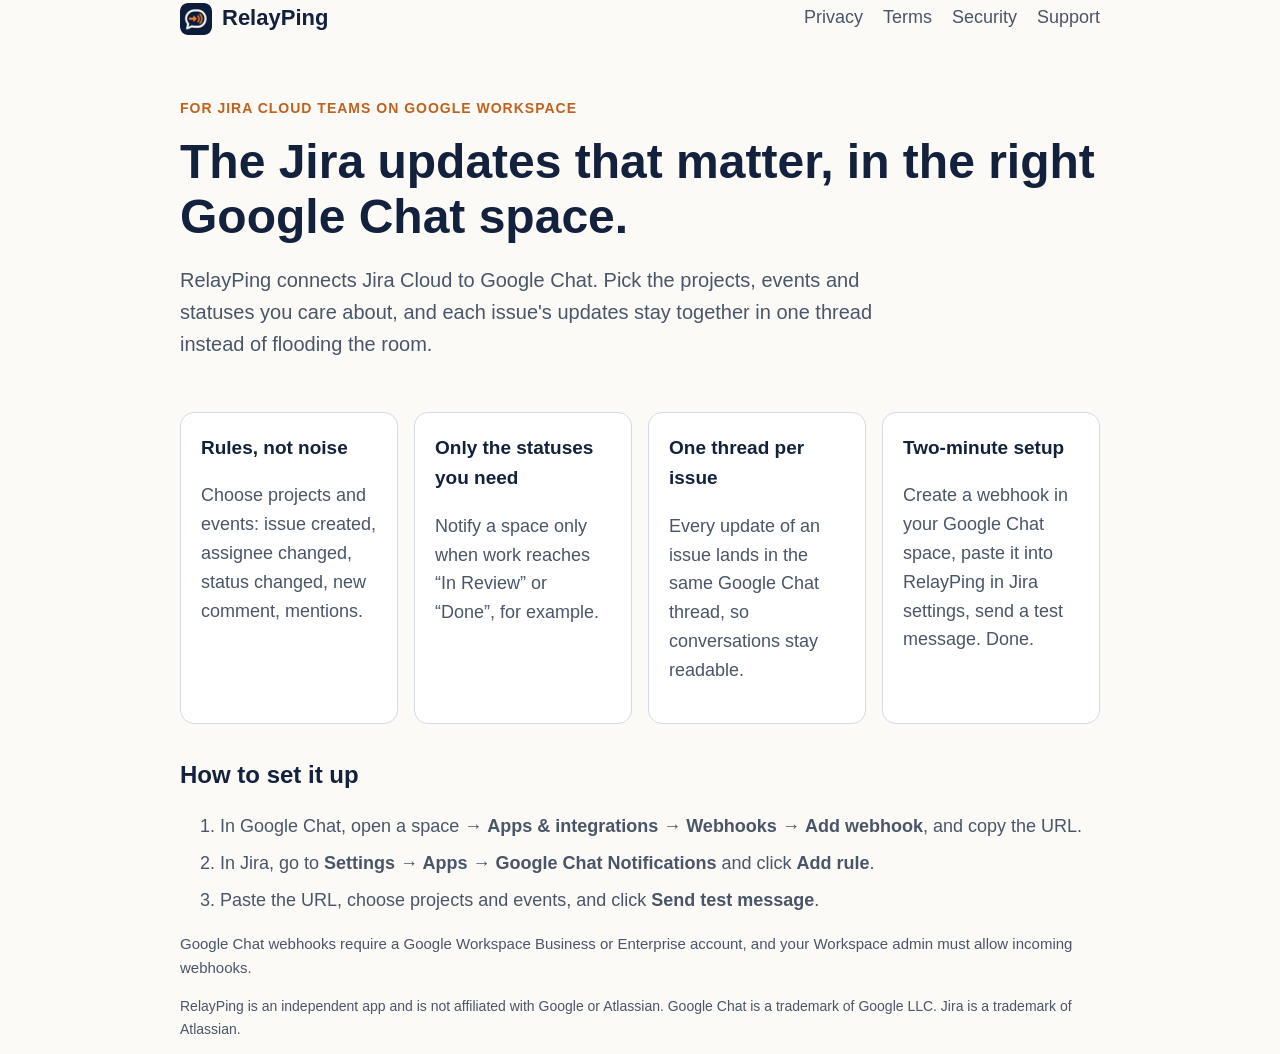
<file: index.html>
<!doctype html>
<html lang="en">
<head>
<meta charset="utf-8">
<meta name="viewport" content="width=device-width, initial-scale=1">
<title>RelayPing – Google Chat notifications for Jira</title>
<meta name="description" content="Send the Jira updates that matter to the right Google Chat space. Filter by project, event and status, and keep every issue in its own thread.">
<link rel="stylesheet" href="style.css">
<link rel="icon" href="assets/logo-144.png" type="image/png">
</head>
<body>
<header class="wrap">
  <a class="brand" href="./"><img src="assets/logo-144.png" alt="" width="32" height="32" style="vertical-align:middle;margin-right:10px;border-radius:8px">RelayPing</a>
  <nav><a href="privacy.html">Privacy</a><a href="terms.html">Terms</a><a href="security.html">Security</a><a href="support.html">Support</a></nav>
</header>
<main class="wrap">
  <section class="hero">
    <p class="eyebrow">For Jira Cloud teams on Google Workspace</p>
    <h1>The Jira updates that matter, in the right Google Chat space.</h1>
    <p class="lead">RelayPing connects Jira Cloud to Google Chat. Pick the projects, events and statuses you care about, and each issue's updates stay together in one thread instead of flooding the room.</p>
  </section>

  <section class="grid">
    <div class="card"><h2>Rules, not noise</h2><p>Choose projects and events: issue created, assignee changed, status changed, new comment, mentions.</p></div>
    <div class="card"><h2>Only the statuses you need</h2><p>Notify a space only when work reaches “In Review” or “Done”, for example.</p></div>
    <div class="card"><h2>One thread per issue</h2><p>Every update of an issue lands in the same Google Chat thread, so conversations stay readable.</p></div>
    <div class="card"><h2>Two-minute setup</h2><p>Create a webhook in your Google Chat space, paste it into RelayPing in Jira settings, send a test message. Done.</p></div>
  </section>

  <section>
    <h2>How to set it up</h2>
    <ol class="steps">
      <li>In Google Chat, open a space → <b>Apps &amp; integrations</b> → <b>Webhooks</b> → <b>Add webhook</b>, and copy the URL.</li>
      <li>In Jira, go to <b>Settings → Apps → Google Chat Notifications</b> and click <b>Add rule</b>.</li>
      <li>Paste the URL, choose projects and events, and click <b>Send test message</b>.</li>
    </ol>
    <p class="note">Google Chat webhooks require a Google Workspace Business or Enterprise account, and your Workspace admin must allow incoming webhooks.</p>
  </section>
</main>
<footer class="wrap"><p>RelayPing is an independent app and is not affiliated with Google or Atlassian. Google Chat is a trademark of Google LLC. Jira is a trademark of Atlassian.</p></footer>
</body>
</html>
</file>
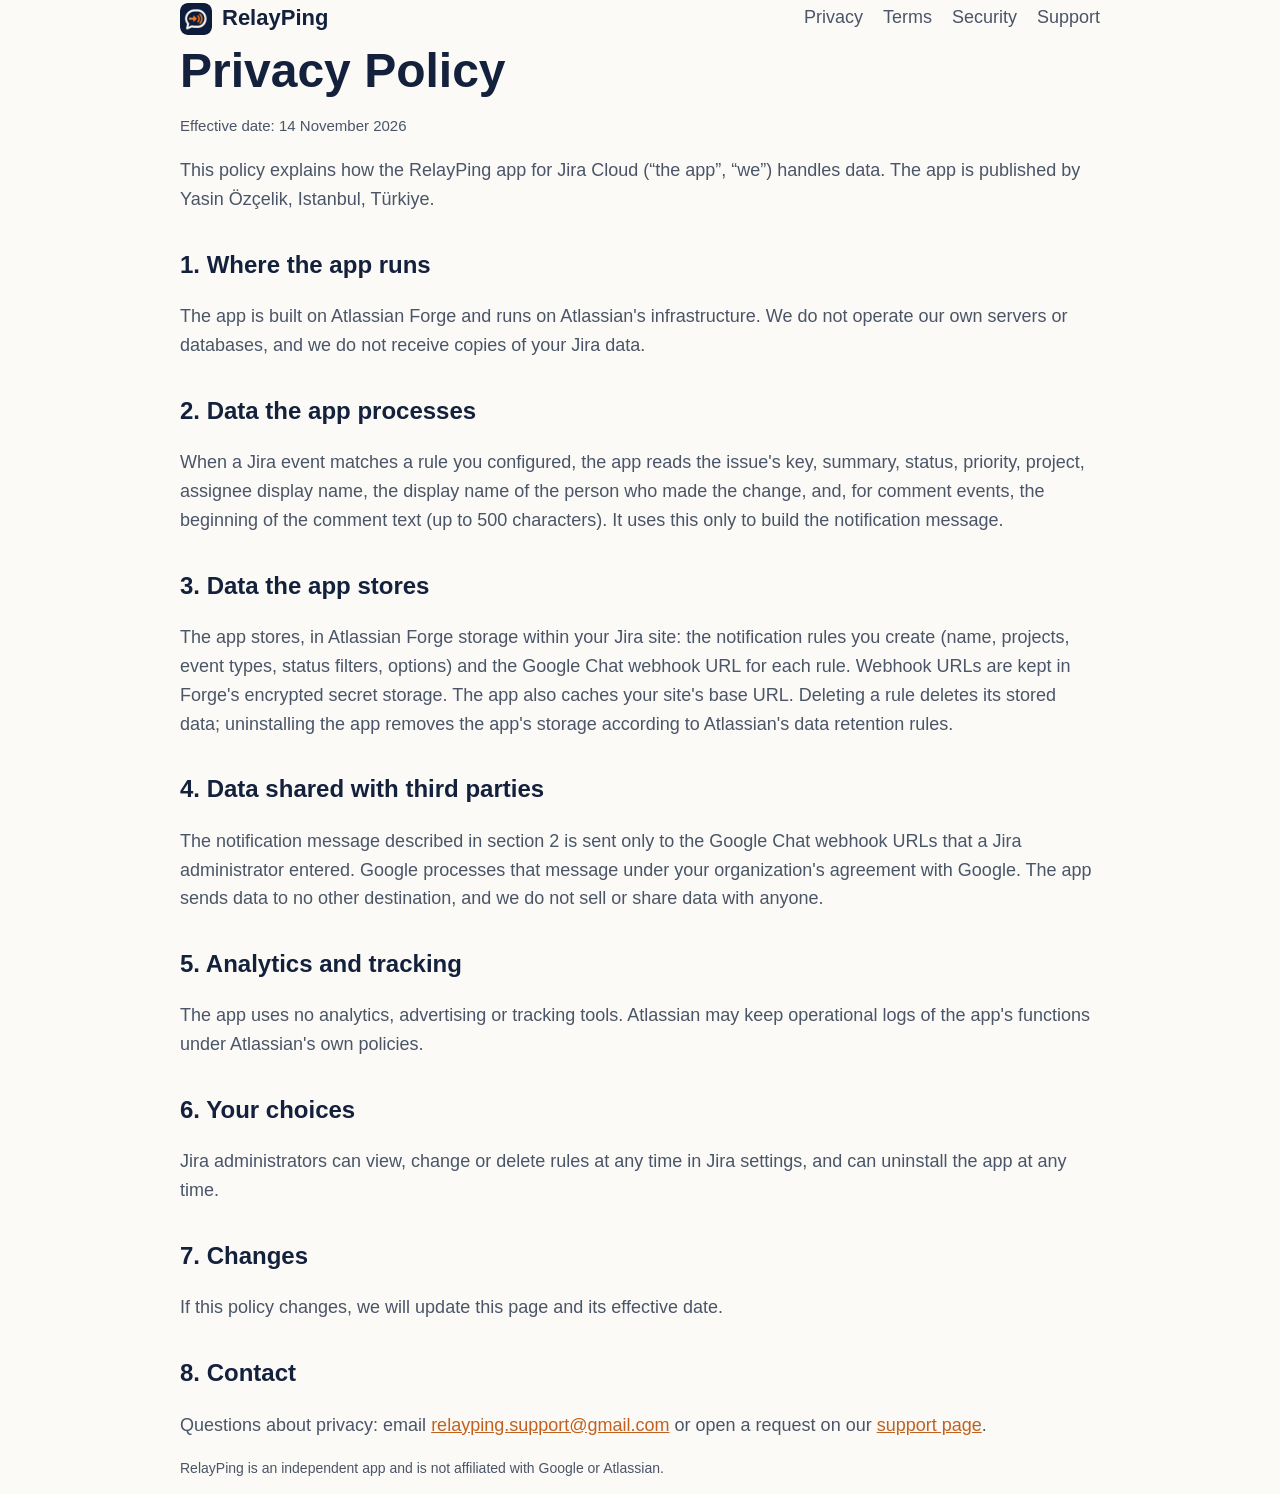
<file: privacy.html>
<!doctype html>
<html lang="en">
<head>
<meta charset="utf-8">
<meta name="viewport" content="width=device-width, initial-scale=1">
<title>Privacy Policy – RelayPing</title>
<link rel="stylesheet" href="style.css">
<link rel="icon" href="assets/logo-144.png" type="image/png">
</head>
<body>
<header class="wrap">
  <a class="brand" href="./"><img src="assets/logo-144.png" alt="" width="32" height="32" style="vertical-align:middle;margin-right:10px;border-radius:8px">RelayPing</a>
  <nav><a href="privacy.html">Privacy</a><a href="terms.html">Terms</a><a href="security.html">Security</a><a href="support.html">Support</a></nav>
</header>
<main class="wrap doc">
  <h1>Privacy Policy</h1>
  <p class="note">Effective date: 14 November 2026</p>

  <p>This policy explains how the RelayPing app for Jira Cloud (“the app”, “we”) handles data. The app is published by Yasin Özçelik, Istanbul, Türkiye.</p>

  <h2>1. Where the app runs</h2>
  <p>The app is built on Atlassian Forge and runs on Atlassian's infrastructure. We do not operate our own servers or databases, and we do not receive copies of your Jira data.</p>

  <h2>2. Data the app processes</h2>
  <p>When a Jira event matches a rule you configured, the app reads the issue's key, summary, status, priority, project, assignee display name, the display name of the person who made the change, and, for comment events, the beginning of the comment text (up to 500 characters). It uses this only to build the notification message.</p>

  <h2>3. Data the app stores</h2>
  <p>The app stores, in Atlassian Forge storage within your Jira site: the notification rules you create (name, projects, event types, status filters, options) and the Google Chat webhook URL for each rule. Webhook URLs are kept in Forge's encrypted secret storage. The app also caches your site's base URL. Deleting a rule deletes its stored data; uninstalling the app removes the app's storage according to Atlassian's data retention rules.</p>

  <h2>4. Data shared with third parties</h2>
  <p>The notification message described in section 2 is sent only to the Google Chat webhook URLs that a Jira administrator entered. Google processes that message under your organization's agreement with Google. The app sends data to no other destination, and we do not sell or share data with anyone.</p>

  <h2>5. Analytics and tracking</h2>
  <p>The app uses no analytics, advertising or tracking tools. Atlassian may keep operational logs of the app's functions under Atlassian's own policies.</p>

  <h2>6. Your choices</h2>
  <p>Jira administrators can view, change or delete rules at any time in Jira settings, and can uninstall the app at any time.</p>

  <h2>7. Changes</h2>
  <p>If this policy changes, we will update this page and its effective date.</p>

  <h2>8. Contact</h2>
  <p>Questions about privacy: email <a href="mailto:relayping.support@gmail.com">relayping.support@gmail.com</a> or open a request on our <a href="support.html">support page</a>.</p>
</main>
<footer class="wrap"><p>RelayPing is an independent app and is not affiliated with Google or Atlassian.</p></footer>
</body>
</html>
</file>
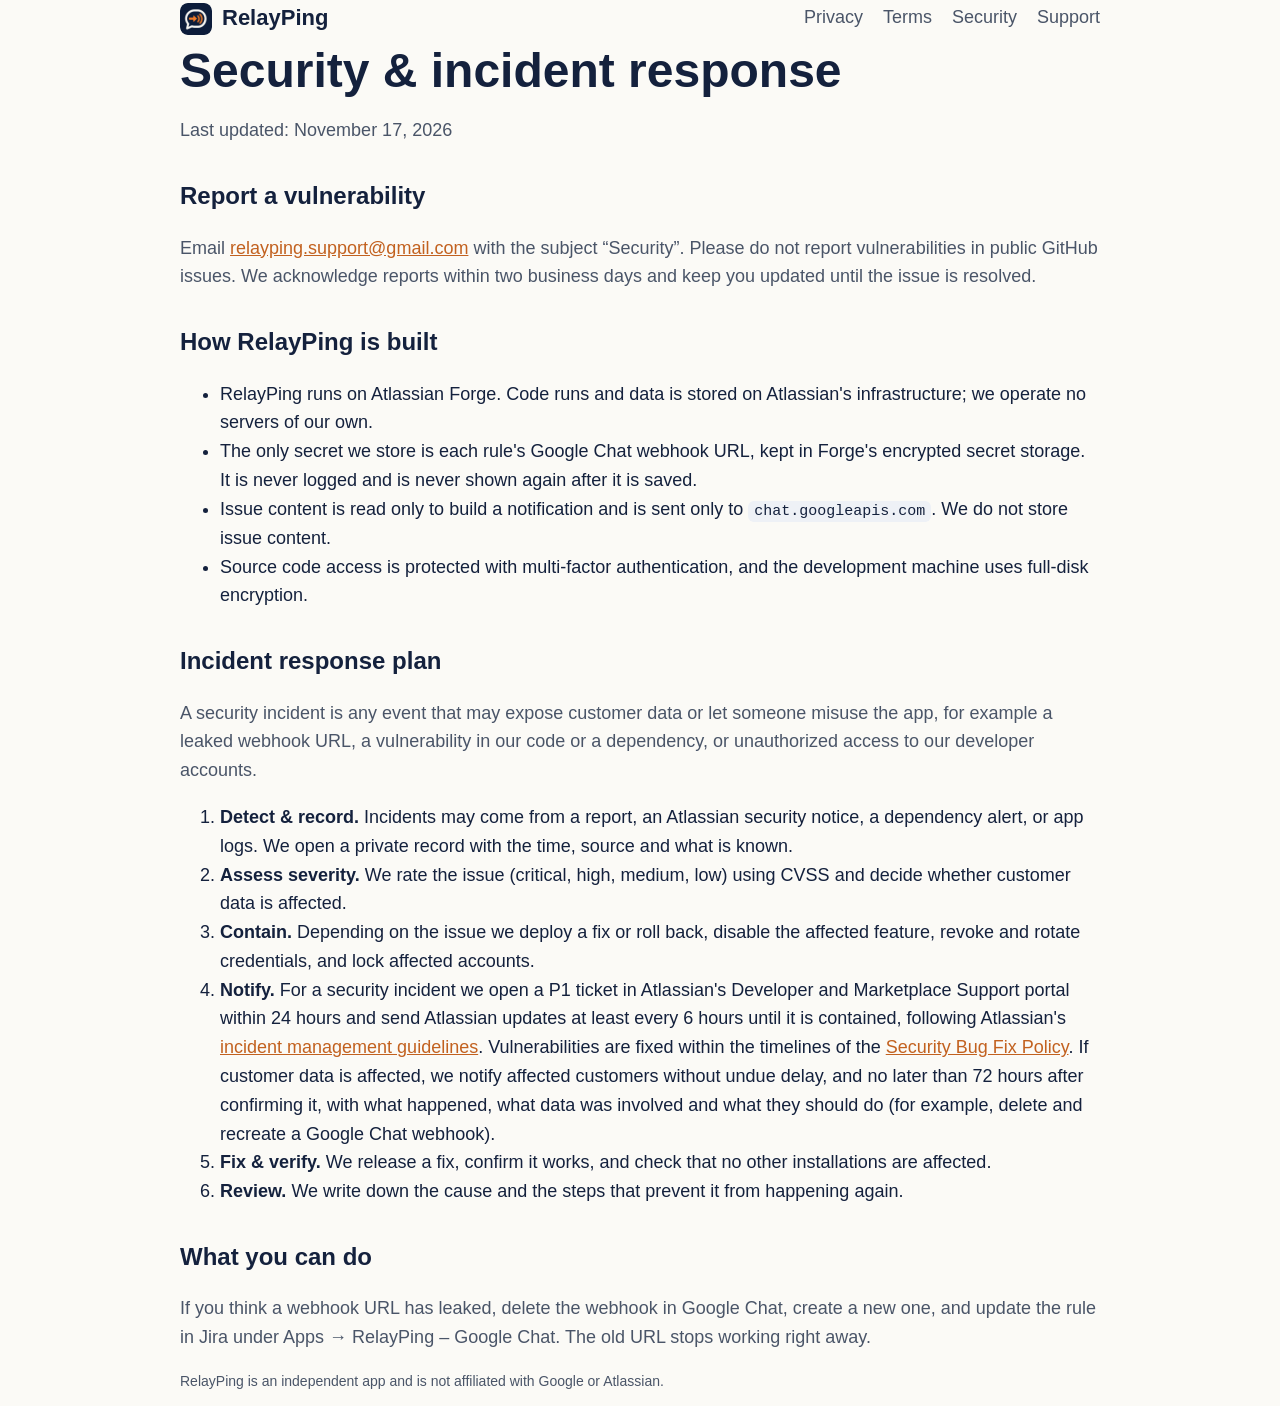
<file: security.html>
<!doctype html>
<html lang="en">
<head>
<meta charset="utf-8">
<meta name="viewport" content="width=device-width, initial-scale=1">
<title>Security – RelayPing</title>
<link rel="stylesheet" href="style.css">
<link rel="icon" href="assets/logo-144.png" type="image/png">
</head>
<body>
<header class="wrap">
  <a class="brand" href="./"><img src="assets/logo-144.png" alt="" width="32" height="32" style="vertical-align:middle;margin-right:10px;border-radius:8px">RelayPing</a>
  <nav><a href="privacy.html">Privacy</a><a href="terms.html">Terms</a><a href="security.html">Security</a><a href="support.html">Support</a></nav>
</header>
<main class="wrap doc">
  <h1>Security &amp; incident response</h1>
  <p>Last updated: November 17, 2026</p>

  <h2>Report a vulnerability</h2>
  <p>Email <a href="mailto:relayping.support@gmail.com?subject=Security">relayping.support@gmail.com</a> with the subject “Security”. Please do not report vulnerabilities in public GitHub issues. We acknowledge reports within two business days and keep you updated until the issue is resolved.</p>

  <h2>How RelayPing is built</h2>
  <ul>
    <li>RelayPing runs on Atlassian Forge. Code runs and data is stored on Atlassian's infrastructure; we operate no servers of our own.</li>
    <li>The only secret we store is each rule's Google Chat webhook URL, kept in Forge's encrypted secret storage. It is never logged and is never shown again after it is saved.</li>
    <li>Issue content is read only to build a notification and is sent only to <code>chat.googleapis.com</code>. We do not store issue content.</li>
    <li>Source code access is protected with multi-factor authentication, and the development machine uses full-disk encryption.</li>
  </ul>

  <h2>Incident response plan</h2>
  <p>A security incident is any event that may expose customer data or let someone misuse the app, for example a leaked webhook URL, a vulnerability in our code or a dependency, or unauthorized access to our developer accounts.</p>
  <ol>
    <li><strong>Detect &amp; record.</strong> Incidents may come from a report, an Atlassian security notice, a dependency alert, or app logs. We open a private record with the time, source and what is known.</li>
    <li><strong>Assess severity.</strong> We rate the issue (critical, high, medium, low) using CVSS and decide whether customer data is affected.</li>
    <li><strong>Contain.</strong> Depending on the issue we deploy a fix or roll back, disable the affected feature, revoke and rotate credentials, and lock affected accounts.</li>
    <li><strong>Notify.</strong> For a security incident we open a P1 ticket in Atlassian's Developer and Marketplace Support portal within 24 hours and send Atlassian updates at least every 6 hours until it is contained, following Atlassian's <a href="https://developer.atlassian.com/platform/marketplace/app-security-incident-management-guidelines/">incident management guidelines</a>. Vulnerabilities are fixed within the timelines of the <a href="https://developer.atlassian.com/platform/marketplace/security-bugfix-policy/">Security Bug Fix Policy</a>. If customer data is affected, we notify affected customers without undue delay, and no later than 72 hours after confirming it, with what happened, what data was involved and what they should do (for example, delete and recreate a Google Chat webhook).</li>
    <li><strong>Fix &amp; verify.</strong> We release a fix, confirm it works, and check that no other installations are affected.</li>
    <li><strong>Review.</strong> We write down the cause and the steps that prevent it from happening again.</li>
  </ol>

  <h2>What you can do</h2>
  <p>If you think a webhook URL has leaked, delete the webhook in Google Chat, create a new one, and update the rule in Jira under Apps → RelayPing – Google Chat. The old URL stops working right away.</p>
</main>
<footer class="wrap"><p>RelayPing is an independent app and is not affiliated with Google or Atlassian.</p></footer>
</body>
</html>
</file>
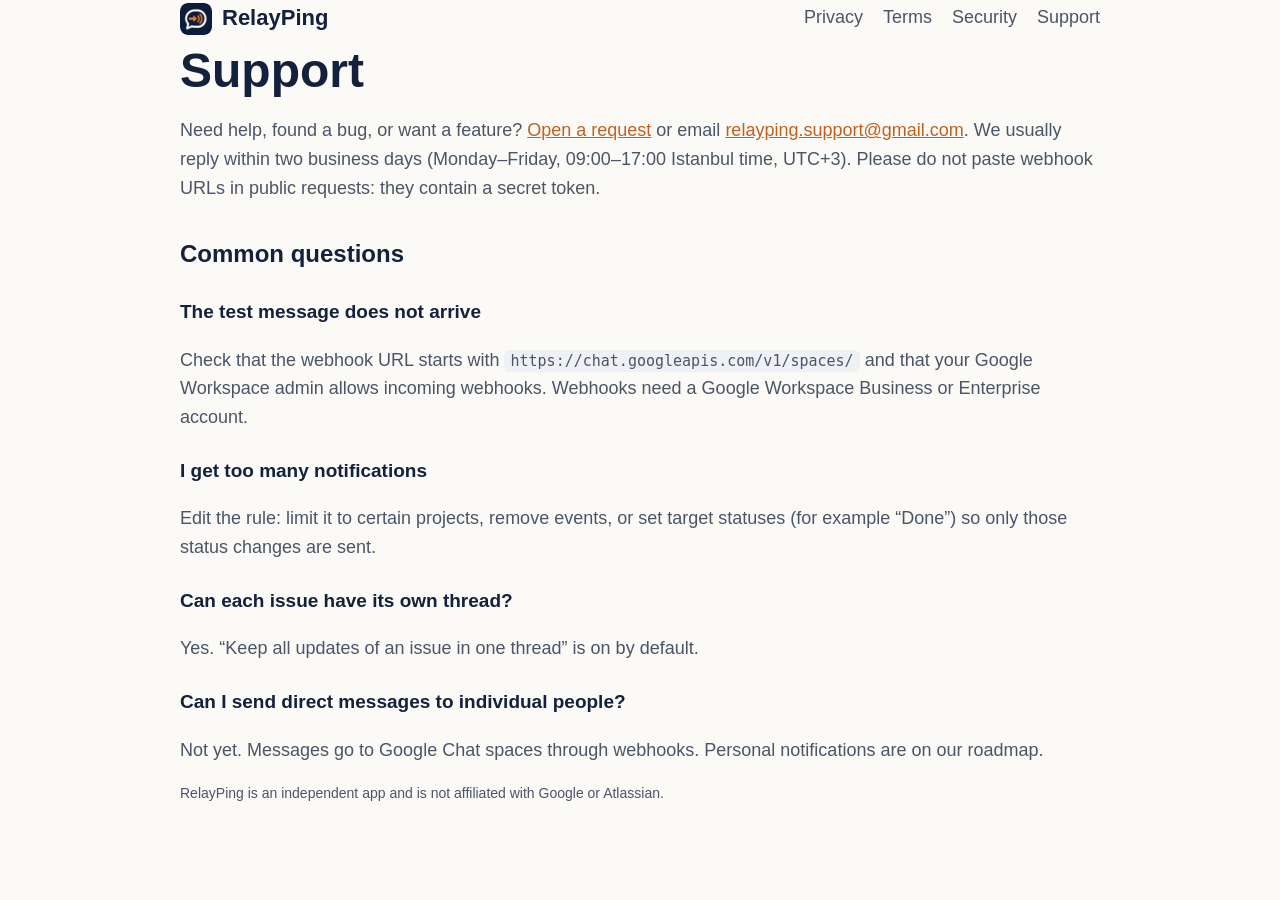
<file: support.html>
<!doctype html>
<html lang="en">
<head>
<meta charset="utf-8">
<meta name="viewport" content="width=device-width, initial-scale=1">
<title>Support – RelayPing</title>
<link rel="stylesheet" href="style.css">
<link rel="icon" href="assets/logo-144.png" type="image/png">
</head>
<body>
<header class="wrap">
  <a class="brand" href="./"><img src="assets/logo-144.png" alt="" width="32" height="32" style="vertical-align:middle;margin-right:10px;border-radius:8px">RelayPing</a>
  <nav><a href="privacy.html">Privacy</a><a href="terms.html">Terms</a><a href="security.html">Security</a><a href="support.html">Support</a></nav>
</header>
<main class="wrap doc">
  <h1>Support</h1>
  <p>Need help, found a bug, or want a feature? <a href="https://github.com/wishyasin/relayping/issues/new">Open a request</a> or email <a href="mailto:relayping.support@gmail.com">relayping.support@gmail.com</a>. We usually reply within two business days (Monday–Friday, 09:00–17:00 Istanbul time, UTC+3). Please do not paste webhook URLs in public requests: they contain a secret token.</p>

  <h2>Common questions</h2>
  <h3>The test message does not arrive</h3>
  <p>Check that the webhook URL starts with <code>https://chat.googleapis.com/v1/spaces/</code> and that your Google Workspace admin allows incoming webhooks. Webhooks need a Google Workspace Business or Enterprise account.</p>

  <h3>I get too many notifications</h3>
  <p>Edit the rule: limit it to certain projects, remove events, or set target statuses (for example “Done”) so only those status changes are sent.</p>

  <h3>Can each issue have its own thread?</h3>
  <p>Yes. “Keep all updates of an issue in one thread” is on by default.</p>

  <h3>Can I send direct messages to individual people?</h3>
  <p>Not yet. Messages go to Google Chat spaces through webhooks. Personal notifications are on our roadmap.</p>
</main>
<footer class="wrap"><p>RelayPing is an independent app and is not affiliated with Google or Atlassian.</p></footer>
</body>
</html>
</file>
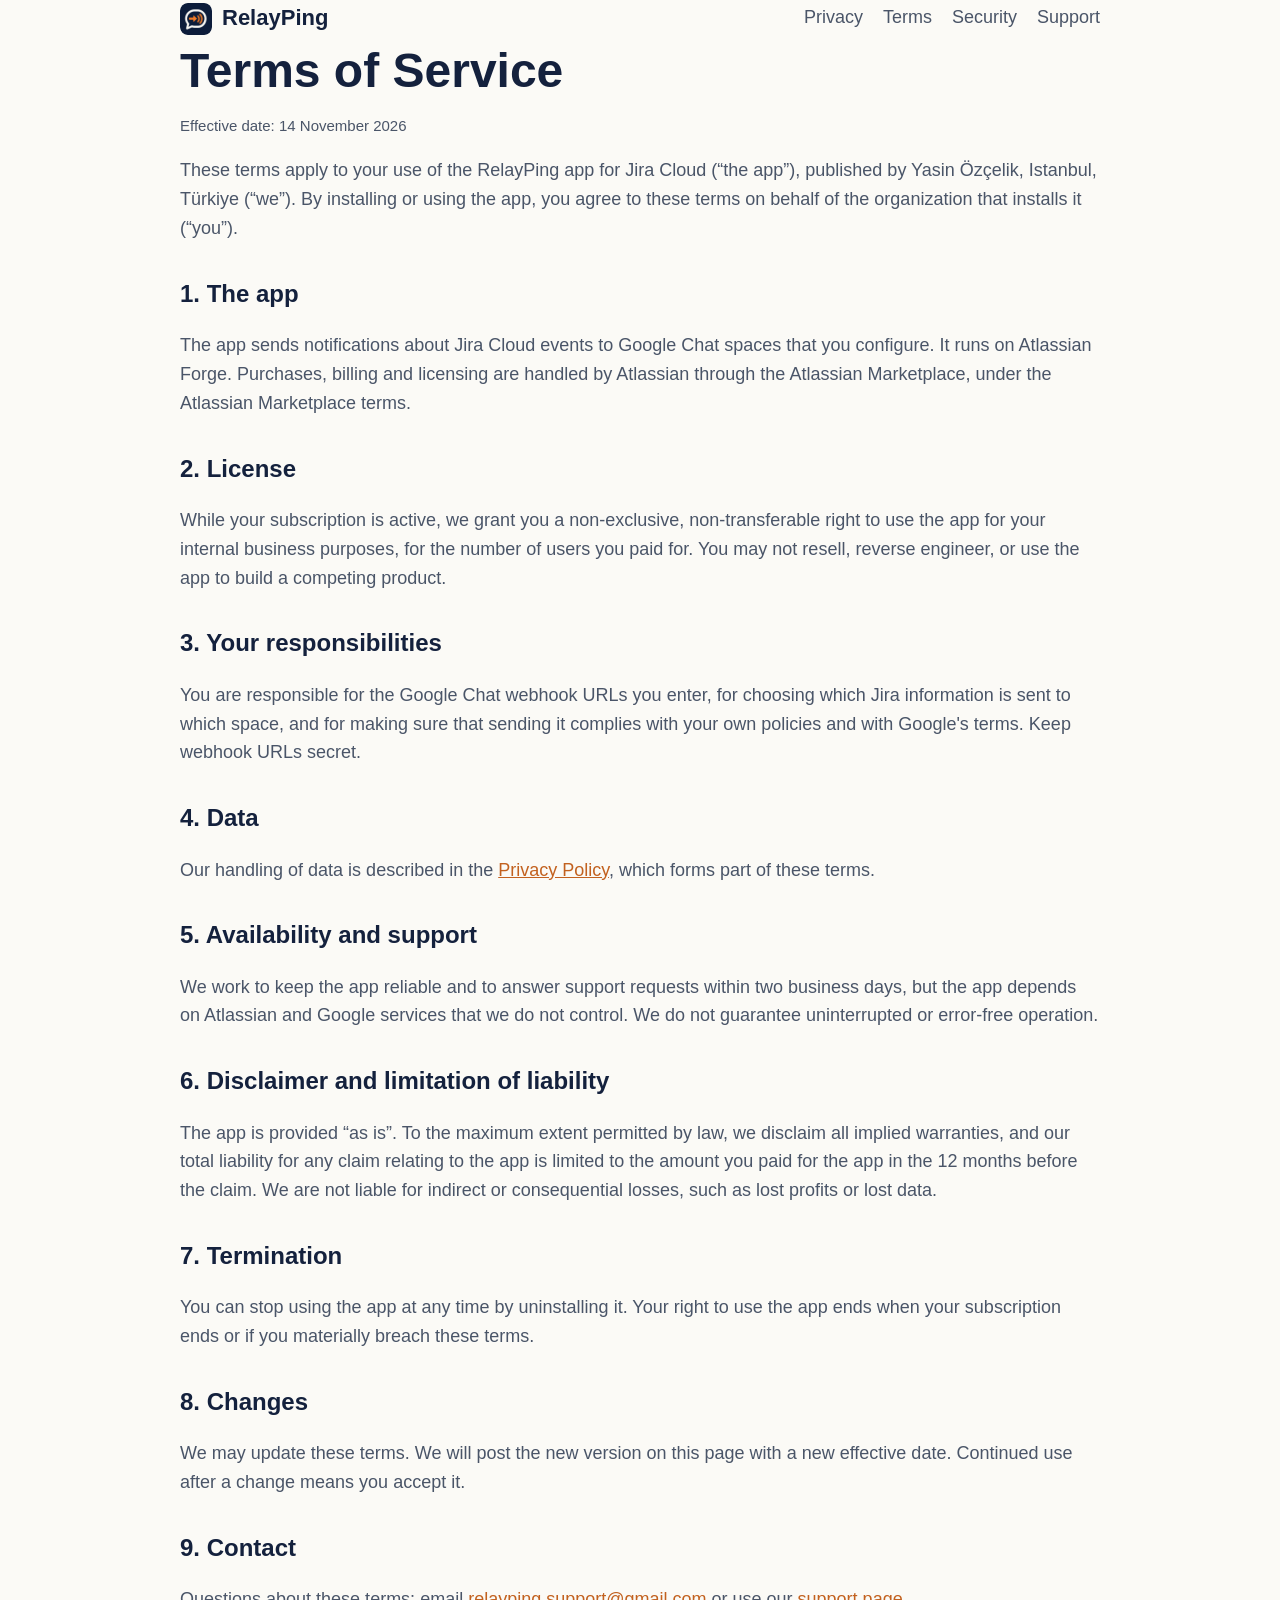
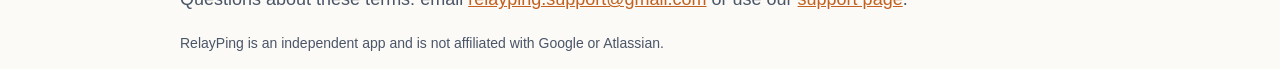
<file: terms.html>
<!doctype html>
<html lang="en">
<head>
<meta charset="utf-8">
<meta name="viewport" content="width=device-width, initial-scale=1">
<title>Terms of Service – RelayPing</title>
<link rel="stylesheet" href="style.css">
<link rel="icon" href="assets/logo-144.png" type="image/png">
</head>
<body>
<header class="wrap">
  <a class="brand" href="./"><img src="assets/logo-144.png" alt="" width="32" height="32" style="vertical-align:middle;margin-right:10px;border-radius:8px">RelayPing</a>
  <nav><a href="privacy.html">Privacy</a><a href="terms.html">Terms</a><a href="security.html">Security</a><a href="support.html">Support</a></nav>
</header>
<main class="wrap doc">
  <h1>Terms of Service</h1>
  <p class="note">Effective date: 14 November 2026</p>

  <p>These terms apply to your use of the RelayPing app for Jira Cloud (“the app”), published by Yasin Özçelik, Istanbul, Türkiye (“we”). By installing or using the app, you agree to these terms on behalf of the organization that installs it (“you”).</p>

  <h2>1. The app</h2>
  <p>The app sends notifications about Jira Cloud events to Google Chat spaces that you configure. It runs on Atlassian Forge. Purchases, billing and licensing are handled by Atlassian through the Atlassian Marketplace, under the Atlassian Marketplace terms.</p>

  <h2>2. License</h2>
  <p>While your subscription is active, we grant you a non-exclusive, non-transferable right to use the app for your internal business purposes, for the number of users you paid for. You may not resell, reverse engineer, or use the app to build a competing product.</p>

  <h2>3. Your responsibilities</h2>
  <p>You are responsible for the Google Chat webhook URLs you enter, for choosing which Jira information is sent to which space, and for making sure that sending it complies with your own policies and with Google's terms. Keep webhook URLs secret.</p>

  <h2>4. Data</h2>
  <p>Our handling of data is described in the <a href="privacy.html">Privacy Policy</a>, which forms part of these terms.</p>

  <h2>5. Availability and support</h2>
  <p>We work to keep the app reliable and to answer support requests within two business days, but the app depends on Atlassian and Google services that we do not control. We do not guarantee uninterrupted or error-free operation.</p>

  <h2>6. Disclaimer and limitation of liability</h2>
  <p>The app is provided “as is”. To the maximum extent permitted by law, we disclaim all implied warranties, and our total liability for any claim relating to the app is limited to the amount you paid for the app in the 12 months before the claim. We are not liable for indirect or consequential losses, such as lost profits or lost data.</p>

  <h2>7. Termination</h2>
  <p>You can stop using the app at any time by uninstalling it. Your right to use the app ends when your subscription ends or if you materially breach these terms.</p>

  <h2>8. Changes</h2>
  <p>We may update these terms. We will post the new version on this page with a new effective date. Continued use after a change means you accept it.</p>

  <h2>9. Contact</h2>
  <p>Questions about these terms: email <a href="mailto:relayping.support@gmail.com">relayping.support@gmail.com</a> or use our <a href="support.html">support page</a>.</p>
</main>
<footer class="wrap"><p>RelayPing is an independent app and is not affiliated with Google or Atlassian.</p></footer>
</body>
</html>
</file>
<file: style.css>
:root { --ink:#14213D; --soft:#4A5568; --paper:#FBFAF6; --card:#FFFFFF; --line:#D5DAE3; --accent:#C2611F; }
* { box-sizing: border-box; }
body { margin:0; background:var(--paper); color:var(--ink); font:18px/1.6 -apple-system, BlinkMacSystemFont, "Segoe UI", Roboto, Arial, sans-serif; }
.wrap { max-width: 960px; margin: 0 auto; padding: 0 20px; }
header { display:flex; justify-content:space-between; align-items:center; padding-top:24px; padding-bottom:24px; }
.brand { font-weight:700; font-size:22px; color:var(--ink); text-decoration:none; }
nav a { margin-left:20px; color:var(--soft); text-decoration:none; }
nav a:hover, a { color:var(--accent); }
.hero { padding:48px 0 32px; }
.eyebrow { color:var(--accent); font-weight:700; text-transform:uppercase; letter-spacing:1px; font-size:14px; }
h1 { font-size:clamp(30px,5vw,48px); line-height:1.15; margin:8px 0 16px; }
h2 { font-size:24px; margin:32px 0 8px; }
h3 { font-size:19px; margin:24px 0 4px; }
.lead { font-size:20px; color:var(--soft); max-width:720px; }
.grid { display:grid; grid-template-columns:repeat(auto-fit,minmax(210px,1fr)); gap:16px; }
.card { background:var(--card); border:1px solid var(--line); border-radius:14px; padding:20px; }
.card h2 { font-size:19px; margin:0 0 6px; }
.card p, .doc p, .steps { color:var(--soft); }
.steps li { margin-bottom:8px; }
.note { font-size:15px; color:var(--soft); }
code { background:#EEF1F6; padding:2px 6px; border-radius:6px; font-size:15px; }
footer { padding:48px 20px 32px; font-size:14px; color:var(--soft); }
</file>
